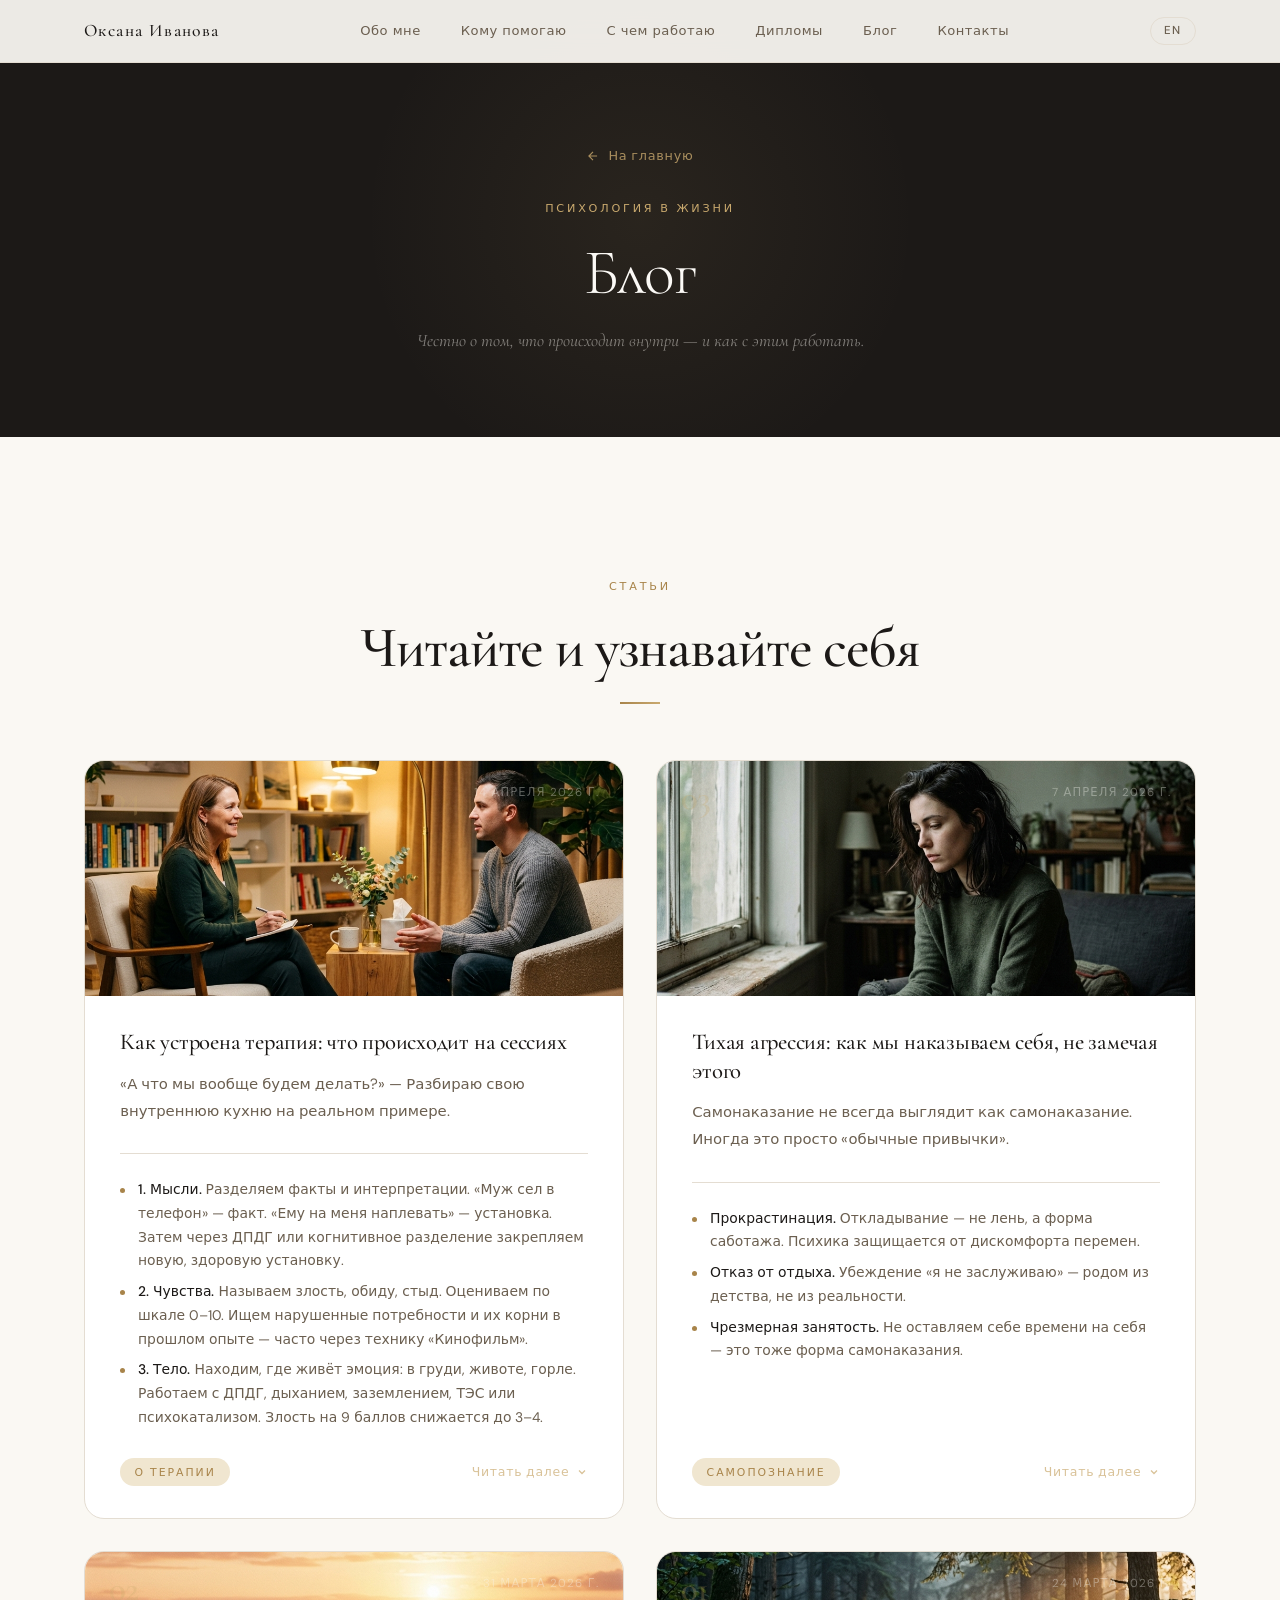
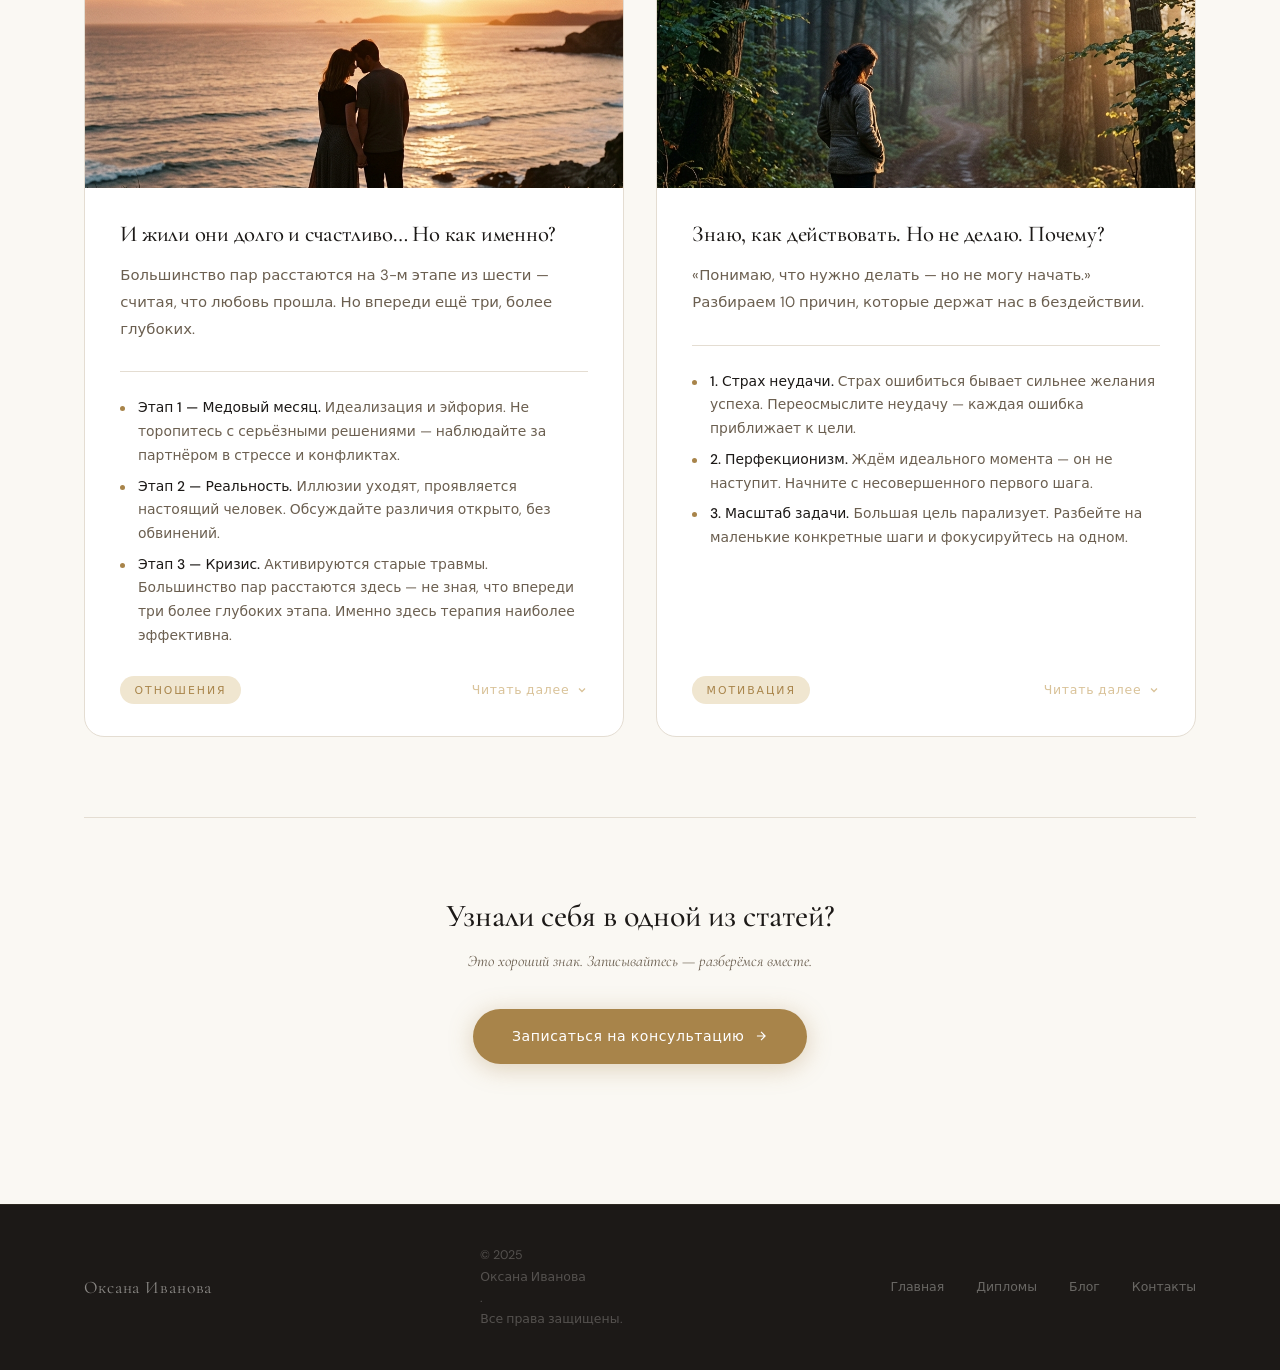
<file: blog.html>
<!DOCTYPE html>
<html lang="ru">
<head>
  <meta charset="UTF-8"/>
  <meta name="viewport" content="width=device-width,initial-scale=1.0"/>
  <title>Блог психолога | Статьи о психологии, тревоге и отношениях — Оксана Иванова</title>
  <meta name="description" content="Блог клинического и семейного психолога в СПб. Статьи о психологии, проработке тревоги, выгорания и выстраивании отношений. Автор: Оксана Иванова."/>
  <meta name="keywords" content="блог психолога, статьи по психологии, психология отношений, тревожность, семейный психолог спб блог, оксана иванова" />
  <link rel="icon" type="image/svg+xml" href="data:image/svg+xml,<svg xmlns='http://www.w3.org/2000/svg' viewBox='0 0 100 100'><text y='.9em' font-size='90'>✦</text></svg>"/>
  <link rel="preconnect" href="https://fonts.googleapis.com"/>
  <link rel="preconnect" href="https://fonts.gstatic.com" crossorigin/>
  <link href="https://fonts.googleapis.com/css2?family=Cormorant+Garamond:ital,wght@0,300;0,400;0,500;0,600;1,300;1,400;1,500&family=DM+Sans:wght@0,300;0,400;0,500&display=swap" rel="stylesheet"/>
  <link rel="stylesheet" href="styles.css"/>

  <!-- Structured Data / JSON-LD -->
  <script type="application/ld+json">
  {
    "@context": "https://schema.org",
    "@type": "MedicalBusiness",
    "name": "Оксана Иванова — Клинический психолог (Блог)",
    "image": "https://oxanaivanova.ru/assets/hero.webp",
    "url": "https://oxanaivanova.ru/blog.html",
    "telephone": "Telegram: @oksana_feya_krestnaya",
    "address": {
      "@type": "PostalAddress",
      "addressLocality": "Санкт-Петербург",
      "addressCountry": "RU"
    },
    "medicalSpecialty": "Psychiatric",
    "description": "Статьи о психологии, тревоге, отношениях и внутреннем росте от клинического психолога Оксаны Ивановой.",
    "sameAs": [
      "https://t.me/oksana_feya_krestnaya"
    ]
  }
  </script>

  <style>
    /* ── Page Hero ── */
    .page-hero{background:#1c1917;padding:9rem 0 5rem;text-align:center;position:relative;overflow:hidden}
    .page-hero::before{content:'';position:absolute;top:-80px;left:50%;transform:translateX(-50%);width:600px;height:600px;border-radius:50%;background:radial-gradient(circle,rgba(200,169,110,.08) 0%,transparent 65%);pointer-events:none}
    .page-hero .eyebrow{color:var(--gold-light)}
    .page-hero h1{font-family:var(--font-serif);font-size:clamp(2.6rem,5vw,4rem);font-weight:300;color:#fff;letter-spacing:-.02em;margin-bottom:1rem}
    .page-hero p{font-family:var(--font-serif);font-size:1.1rem;font-style:italic;color:rgba(250,248,243,.45);max-width:460px;margin:0 auto}
    .back-link{display:inline-flex;align-items:center;gap:.5rem;font-size:.8rem;letter-spacing:.06em;color:var(--gold-light);margin-bottom:2rem;opacity:.8;transition:opacity .3s}
    .back-link:hover{opacity:1}

    /* ── Blog Section ── */
    .blog-section{background:var(--bg);padding:var(--section-py) 0}

    /* ── Grid ── */
    .blog-grid{display:grid;grid-template-columns:repeat(2,1fr);gap:2rem;margin-top:3.5rem}

    /* ── Article Card ── */
    .article-card{background:var(--surface);border-radius:var(--radius-lg);border:1px solid var(--divider);overflow:hidden;display:flex;flex-direction:column;transition:transform .35s,box-shadow .35s}
    .article-card:hover{transform:translateY(-6px);box-shadow:var(--shadow-md)}

    /* ── Card Visual (image or gradient) ── */
    .card-visual{width:100%;aspect-ratio:16/7;position:relative;overflow:hidden;flex-shrink:0}
    .card-visual img{width:100%;height:100%;object-fit:cover;display:block;transition:transform .6s ease}
    .article-card:hover .card-visual img{transform:scale(1.04)}

    /* Gradient fallbacks */
    .card-visual.grad-gold{background:linear-gradient(135deg,#2a2015 0%,#3d2e10 40%,#c8a96e22 100%)}
    .card-visual.grad-sage{background:linear-gradient(135deg,#131e18 0%,#1e3028 40%,#5a9e7522 100%)}
    .card-visual.grad-rose{background:linear-gradient(135deg,#1e1318 0%,#2e1a22 40%,#c87a9e22 100%)}
    .card-visual.grad-slate{background:linear-gradient(135deg,#131520 0%,#1c2035 40%,#6e84c822 100%)}
    .card-visual.grad-indigo{background:linear-gradient(135deg,#14101e 0%,#1e1835 40%,#8a6ec822 100%)}

    /* Decorative SVG overlay on gradient cards */
    .card-visual-deco{position:absolute;inset:0;display:flex;align-items:center;justify-content:center;pointer-events:none}
    .card-visual-deco svg{opacity:.18;width:140px;height:140px}

    /* Article number overlay */
    .card-num{position:absolute;top:1.2rem;left:1.5rem;font-family:var(--font-serif);font-size:2.2rem;font-weight:600;color:rgba(200,169,110,.35);letter-spacing:-.02em;line-height:1}
    .card-date{position:absolute;top:1.35rem;right:1.5rem;font-family:var(--font-sans);font-size:.72rem;letter-spacing:.1em;color:rgba(250,248,243,.35);text-transform:uppercase}

    /* ── Card Body ── */
    .article-card-top{padding:2rem 2.2rem 0}
    .article-card h3{font-family:var(--font-serif);font-size:1.42rem;font-weight:500;line-height:1.25;color:var(--text);margin-bottom:.9rem;letter-spacing:-.01em}
    .article-card .excerpt{font-size:.93rem;color:var(--text-soft);line-height:1.8;margin-bottom:0}
    .article-card-divider{height:1px;background:var(--divider);margin:1.8rem 2.2rem 0}
    .article-body{padding:1.5rem 2.2rem 1.8rem;flex:1;display:flex;flex-direction:column;gap:.45rem}
    .article-point{display:flex;gap:.8rem;align-items:flex-start}
    .article-point-dot{width:5px;height:5px;border-radius:50%;background:var(--gold);flex-shrink:0;margin-top:.62rem}
    .article-point p{font-size:.87rem;color:var(--text-soft);line-height:1.7;margin:0}
    .article-point p strong{color:var(--text);font-weight:500}

    /* Show max 3 points by default, rest hidden */
    .article-body .article-point:nth-child(n+4){display:none}
    .article-body.expanded .article-point:nth-child(n+4){display:flex}

    /* ── Card Footer ── */
    .article-card-footer{padding:0 2.2rem 2rem;display:flex;align-items:center;justify-content:space-between;gap:1rem;margin-top:auto}
    .article-tag{display:inline-block;font-size:.68rem;font-weight:500;letter-spacing:.18em;text-transform:uppercase;color:var(--gold);background:var(--gold-pale);padding:.3rem .9rem;border-radius:100px}
    .btn-expand{background:none;border:none;cursor:pointer;font-family:var(--font-sans);font-size:.78rem;letter-spacing:.06em;color:var(--gold-light);opacity:.7;padding:0;transition:opacity .25s;display:flex;align-items:center;gap:.4rem}
    .btn-expand:hover{opacity:1}
    .btn-expand svg{transition:transform .3s}
    .btn-expand.expanded svg{transform:rotate(180deg)}

    /* ── CTA ── */
    .blog-cta{text-align:center;padding:5rem 0 0;margin-top:5rem;border-top:1px solid var(--divider)}
    .blog-cta h3{font-family:var(--font-serif);font-size:clamp(1.6rem,2.5vw,2.2rem);margin-bottom:.8rem}
    .blog-cta p{font-family:var(--font-serif);font-style:italic;color:var(--text-soft);margin-bottom:2rem}
    .btn-gold{display:inline-flex;align-items:center;gap:.6rem;background:var(--gold);color:#fff;padding:1rem 2.4rem;border-radius:var(--radius-pill);font-size:.88rem;letter-spacing:.04em;transition:all .35s;box-shadow:0 4px 24px rgba(168,132,74,.35);font-family:var(--font-sans)}
    .btn-gold:hover{background:var(--gold-light);transform:translateY(-3px);box-shadow:0 10px 36px rgba(168,132,74,.45)}

    /* ── Empty state ── */
    .blog-empty{text-align:center;padding:5rem 0;color:var(--text-soft);font-family:var(--font-serif);font-style:italic}

    /* ── Responsive ── */
    @media(max-width:900px){.blog-grid{grid-template-columns:1fr}}
    @media(max-width:600px){
      .container{padding:0 1.5rem}
      .page-hero{padding:7rem 0 3rem}
      .article-card-top,.article-body,.article-card-footer{padding-left:1.6rem;padding-right:1.6rem}
      .blog-grid{gap:1.5rem}
    }
  </style>
</head>
<body>

  <nav class="nav scrolled" id="nav">
    <div class="container nav-inner">
      <a href="index.html" class="nav-logo"><span class="ru">Оксана Иванова</span><span class="en">Oksana Ivanova</span></a>
      <ul class="nav-links">
        <li><a href="index.html#about"><span class="ru">Обо мне</span><span class="en">About</span></a></li>
        <li><a href="index.html#who"><span class="ru">Кому помогаю</span><span class="en">Who I Help</span></a></li>
        <li><a href="index.html#work"><span class="ru">С чем работаю</span><span class="en">What I Work With</span></a></li>
        <li><a href="certificates.html"><span class="ru">Дипломы</span><span class="en">Credentials</span></a></li>
        <li><a href="blog.html"><span class="ru">Блог</span><span class="en">Blog</span></a></li>
        <li><a href="index.html#contact"><span class="ru">Контакты</span><span class="en">Contact</span></a></li>
      </ul>
      <div class="nav-actions">
        <button class="lang-toggle" id="langToggle" aria-label="Toggle language"><span class="lang-ru">EN</span><span class="lang-en-label">RU</span></button>
        <button class="nav-toggle" id="navToggle" aria-label="Menu"><span></span><span></span><span></span></button>
      </div>
    </div>
  </nav>

  <div class="mobile-menu" id="mobileMenu">
    <button class="mobile-close" id="mobileClose">✕</button>
    <a href="index.html#about" class="mobile-link"><span class="ru">Обо мне</span><span class="en">About</span></a>
    <a href="index.html#who" class="mobile-link"><span class="ru">Кому помогаю</span><span class="en">Who I Help</span></a>
    <a href="index.html#work" class="mobile-link"><span class="ru">С чем работаю</span><span class="en">What I Work With</span></a>
    <a href="certificates.html" class="mobile-link"><span class="ru">Дипломы</span><span class="en">Credentials</span></a>
    <a href="blog.html" class="mobile-link"><span class="ru">Блог</span><span class="en">Blog</span></a>
    <a href="index.html#contact" class="mobile-link"><span class="ru">Контакты</span><span class="en">Contact</span></a>
    <button class="lang-toggle" id="langToggleMobile"><span class="lang-ru">EN</span><span class="lang-en-label">RU</span></button>
  </div>

  <section class="page-hero">
    <div class="container">
      <a href="index.html" class="back-link">
        <svg width="14" height="14" viewBox="0 0 24 24" fill="none" stroke="currentColor" stroke-width="2"><path d="M19 12H5M12 5l-7 7 7 7"/></svg>
        <span class="ru">На главную</span><span class="en">Back to Home</span>
      </a>
      <span class="eyebrow"><span class="ru">Психология в жизни</span><span class="en">Psychology in Life</span></span>
      <h1><span class="ru">Блог</span><span class="en">Blog</span></h1>
      <p><span class="ru">Честно о том, что происходит внутри — и как с этим работать.</span><span class="en">Honestly about what happens inside — and how to work with it.</span></p>
    </div>
  </section>

  <section class="blog-section">
    <div class="container">
      <div class="section-label reveal">
        <span class="eyebrow"><span class="ru">Статьи</span><span class="en">Articles</span></span>
        <h2 id="blogCount"><span class="ru">Читайте и узнавайте себя</span><span class="en">Read and Recognise Yourself</span></h2>
        <div class="divider" style="margin:1.4rem auto 0"></div>
      </div>

      <div class="blog-grid" id="blogGrid">
        <!-- JS renders cards here -->
      </div>

      <div class="blog-cta reveal">
        <h3><span class="ru">Узнали себя в одной из статей?</span><span class="en">Did you recognise yourself in one of these?</span></h3>
        <p><span class="ru">Это хороший знак. Записывайтесь — разберёмся вместе.</span><span class="en">That's a good sign. Book a session — we'll figure it out together.</span></p>
        <a href="index.html#contact" class="btn-gold">
          <span class="ru">Записаться на консультацию</span><span class="en">Book a Consultation</span>
          <svg width="14" height="14" viewBox="0 0 24 24" fill="none" stroke="currentColor" stroke-width="2"><path d="M5 12h14M12 5l7 7-7 7"/></svg>
        </a>
      </div>
    </div>
  </section>

  <footer class="footer">
    <div class="container footer-inner">
      <span class="footer-name"><span class="ru">Оксана Иванова</span><span class="en">Oksana Ivanova</span></span>
      <span class="footer-copy">© 2025 <span class="ru">Оксана Иванова</span><span class="en">Oksana Ivanova</span>. <span class="ru">Все права защищены.</span><span class="en">All rights reserved.</span></span>
      <div class="footer-links">
        <a href="index.html"><span class="ru">Главная</span><span class="en">Home</span></a>
        <a href="certificates.html"><span class="ru">Дипломы</span><span class="en">Credentials</span></a>
        <a href="blog.html"><span class="ru">Блог</span><span class="en">Blog</span></a>
        <a href="index.html#contact"><span class="ru">Контакты</span><span class="en">Contact</span></a>
      </div>
    </div>
  </footer>

  <!-- Article data index -->
  <script src="articles/data.js"></script>

  <script>
    "use strict";

    /* ── Language ── */
    const titles = {
      ru: 'Блог психолога | Статьи о психологии, тревоге и отношениях — Оксана Иванова',
      en: 'Psychology Blog | Articles on Anxiety & Relationships — Oksana Ivanova'
    };
    const metaDescs = {
      ru: 'Блог клинического и семейного психолога в СПб. Статьи о психологии, проработке тревоги, выгорания и выстраивании отношений. Автор: Оксана Иванова.',
      en: 'Blog by a clinical and family psychologist in SPb. Articles on psychology, anxiety, burnout, and building healthy relationships. By Oksana Ivanova.'
    };

    (function(){
      const s = localStorage.getItem('oksana-lang');
      const metaDescEl = document.querySelector('meta[name="description"]');
      if (s === 'en') {
        document.body.classList.add('lang-en');
        document.documentElement.lang = 'en';
        document.title = titles.en;
        if (metaDescEl) metaDescEl.content = metaDescs.en;
      } else {
        document.documentElement.lang = 'ru';
        document.title = titles.ru;
        if (metaDescEl) metaDescEl.content = metaDescs.ru;
      }
    })();
    function toggleLang(){
      const e = document.body.classList.toggle('lang-en');
      localStorage.setItem('oksana-lang', e ? 'en' : 'ru');
      document.documentElement.lang = e ? 'en' : 'ru';
      document.title = e ? titles.en : titles.ru;
      const metaDescEl = document.querySelector('meta[name="description"]');
      if (metaDescEl) metaDescEl.content = e ? metaDescs.en : metaDescs.ru;
    }
    const toggleD = document.getElementById('langToggle');
    if (toggleD) toggleD.addEventListener('click', toggleLang);
    const toggleM = document.getElementById('langToggleMobile');
    if (toggleM) toggleM.addEventListener('click', toggleLang);

    /* ── Mobile nav ── */
    const navToggle  = document.getElementById('navToggle');
    const mobileMenu = document.getElementById('mobileMenu');
    const mobileClose = document.getElementById('mobileClose');
    navToggle.addEventListener('click', () => {
      mobileMenu.classList.toggle('open');
      navToggle.classList.toggle('active');
      document.body.classList.toggle('menu-open');
    });
    mobileClose.addEventListener('click', () => {
      mobileMenu.classList.remove('open');
      navToggle.classList.remove('active');
      document.body.classList.remove('menu-open');
    });
    document.querySelectorAll('.mobile-link').forEach(l =>
      l.addEventListener('click', () => {
        mobileMenu.classList.remove('open');
        navToggle.classList.remove('active');
        document.body.classList.remove('menu-open');
      })
    );

    /* ── Helpers ── */
    function parseBold(text) {
      // Convert **bold** markdown to <strong>
      return text.replace(/\*\*(.+?)\*\*/g, '<strong>$1</strong>');
    }

    function formatDate(iso) {
      const d = new Date(iso + 'T00:00:00');
      return d.toLocaleDateString('ru-RU', { day:'numeric', month:'long', year:'numeric' });
    }

    function formatDateEn(iso) {
      const d = new Date(iso + 'T00:00:00');
      return d.toLocaleDateString('en-GB', { day:'numeric', month:'long', year:'numeric' });
    }

    /* Decorative SVG patterns per accent colour */
    const DECO_SVG = {
      gold: `<svg viewBox="0 0 100 100" fill="none" xmlns="http://www.w3.org/2000/svg">
        <circle cx="50" cy="50" r="38" stroke="#c8a96e" stroke-width="1"/>
        <circle cx="50" cy="50" r="26" stroke="#c8a96e" stroke-width=".6" stroke-dasharray="4 4"/>
        <path d="M50 12 L56 44 L88 50 L56 56 L50 88 L44 56 L12 50 L44 44 Z" stroke="#c8a96e" stroke-width=".8" fill="none"/>
      </svg>`,
      sage: `<svg viewBox="0 0 100 100" fill="none" xmlns="http://www.w3.org/2000/svg">
        <rect x="20" y="20" width="60" height="60" rx="8" stroke="#5a9e75" stroke-width="1"/>
        <rect x="33" y="33" width="34" height="34" rx="4" stroke="#5a9e75" stroke-width=".6" stroke-dasharray="3 3"/>
        <line x1="20" y1="50" x2="80" y2="50" stroke="#5a9e75" stroke-width=".5"/>
        <line x1="50" y1="20" x2="50" y2="80" stroke="#5a9e75" stroke-width=".5"/>
      </svg>`,
      rose: `<svg viewBox="0 0 100 100" fill="none" xmlns="http://www.w3.org/2000/svg">
        <path d="M50 15 C65 15 80 30 80 50 C80 70 65 85 50 85 C35 85 20 70 20 50 C20 30 35 15 50 15 Z" stroke="#c87a9e" stroke-width="1"/>
        <path d="M50 28 C60 28 72 38 72 50 C72 62 60 72 50 72 C40 72 28 62 28 50 C28 38 40 28 50 28 Z" stroke="#c87a9e" stroke-width=".6" stroke-dasharray="3 3"/>
        <circle cx="50" cy="50" r="8" stroke="#c87a9e" stroke-width=".8"/>
      </svg>`,
      slate: `<svg viewBox="0 0 100 100" fill="none" xmlns="http://www.w3.org/2000/svg">
        <polygon points="50,12 88,34 88,66 50,88 12,66 12,34" stroke="#6e84c8" stroke-width="1"/>
        <polygon points="50,28 74,42 74,58 50,72 26,58 26,42" stroke="#6e84c8" stroke-width=".6" stroke-dasharray="3 3"/>
        <circle cx="50" cy="50" r="6" stroke="#6e84c8" stroke-width=".8"/>
      </svg>`,
      indigo: `<svg viewBox="0 0 100 100" fill="none" xmlns="http://www.w3.org/2000/svg">
        <path d="M50 10 L90 90 L10 90 Z" stroke="#8a6ec8" stroke-width="1"/>
        <path d="M50 30 L76 76 L24 76 Z" stroke="#8a6ec8" stroke-width=".6" stroke-dasharray="3 3"/>
        <circle cx="50" cy="63" r="6" stroke="#8a6ec8" stroke-width=".8"/>
      </svg>`
    };

    /* ── Render articles ── */
    function renderArticles() {
      const grid = document.getElementById('blogGrid');

      if (typeof ARTICLES === 'undefined' || !ARTICLES || ARTICLES.length === 0) {
        grid.innerHTML = '<p class="blog-empty"><span class="ru">Статьи скоро появятся.</span><span class="en">Articles coming soon.</span></p>';
        return;
      }

      // Sort newest first (by id descending)
      const sorted = [...ARTICLES].sort((a, b) => Number(b.id) - Number(a.id));

      sorted.forEach((art, idx) => {
        const delay = ['reveal-d1','reveal-d2','reveal-d3','reveal-d4'][idx % 4];
        const imgPath = art.image ? `articles/images/${art.image}` : null;
        const accent  = art.accent || 'gold';

        /* Visual area */
        let visualHTML;
        if (imgPath) {
          visualHTML = `
            <div class="card-visual" id="vis-${art.id}">
              <span class="card-num">${String(art.id).padStart(2,'0')}</span>
              <span class="card-date">
                <span class="ru">${formatDate(art.date)}</span>
                <span class="en">${formatDateEn(art.date)}</span>
              </span>
              <img src="${imgPath}" alt="" loading="lazy"
                   onerror="this.closest('.card-visual').classList.add('grad-${accent}');this.style.display='none';document.getElementById('deco-${art.id}').style.display='flex'"/>
            </div>`;
        } else {
          visualHTML = `
            <div class="card-visual grad-${accent}" id="vis-${art.id}">
              <span class="card-num">${String(art.id).padStart(2,'0')}</span>
              <span class="card-date">
                <span class="ru">${formatDate(art.date)}</span>
                <span class="en">${formatDateEn(art.date)}</span>
              </span>
              <div class="card-visual-deco" id="deco-${art.id}">${DECO_SVG[accent] || DECO_SVG.gold}</div>
            </div>`;
        }

        /* Points — show all, CSS hides n>3 initially */
        const pointsHTML = art.points.map(pt => `
          <div class="article-point">
            <div class="article-point-dot"></div>
            <p>
              <span class="ru">${parseBold(pt.ru)}</span>
              <span class="en">${parseBold(pt.en)}</span>
            </p>
          </div>`).join('');

        const hasMore = art.points.length > 3;
        const expandBtn = hasMore ? `
          <button class="btn-expand" id="expand-${art.id}" aria-label="Show all points" onclick="toggleExpand('${art.id}')">
            <span class="ru">Читать далее</span><span class="en">Read more</span>
            <svg width="12" height="12" viewBox="0 0 24 24" fill="none" stroke="currentColor" stroke-width="2.5"><path d="M6 9l6 6 6-6"/></svg>
          </button>` : '';

        const card = document.createElement('div');
        card.className = `article-card reveal ${delay}`;
        card.innerHTML = `
          ${visualHTML}
          <div class="article-card-top">
            <h3>
              <span class="ru">${art.title.ru}</span>
              <span class="en">${art.title.en}</span>
            </h3>
            <p class="excerpt">
              <span class="ru">${art.excerpt.ru}</span>
              <span class="en">${art.excerpt.en}</span>
            </p>
          </div>
          <div class="article-card-divider"></div>
          <div class="article-body" id="body-${art.id}">
            ${pointsHTML}
          </div>
          <div class="article-card-footer">
            <span class="article-tag">
              <span class="ru">${art.tag.ru}</span>
              <span class="en">${art.tag.en}</span>
            </span>
            ${expandBtn}
          </div>`;

        grid.appendChild(card);
      });

      /* Re-init reveal observer */
      const obs = new IntersectionObserver(entries => entries.forEach(e => {
        if (e.isIntersecting) { e.target.classList.add('visible'); obs.unobserve(e.target); }
      }), { threshold: .08 });
      document.querySelectorAll('.reveal').forEach(el => obs.observe(el));
    }

    function toggleExpand(id) {
      const body = document.getElementById('body-' + id);
      const btn  = document.getElementById('expand-' + id);
      const isOpen = body.classList.toggle('expanded');
      btn.classList.toggle('expanded', isOpen);
      const ruEl = btn.querySelector('.ru');
      const enEl = btn.querySelector('.en');
      if (ruEl) ruEl.textContent = isOpen ? 'Свернуть' : 'Читать далее';
      if (enEl) enEl.textContent = isOpen ? 'Collapse'  : 'Read more';
    }

    renderArticles();
  </script>
</body>
</html>
</file>
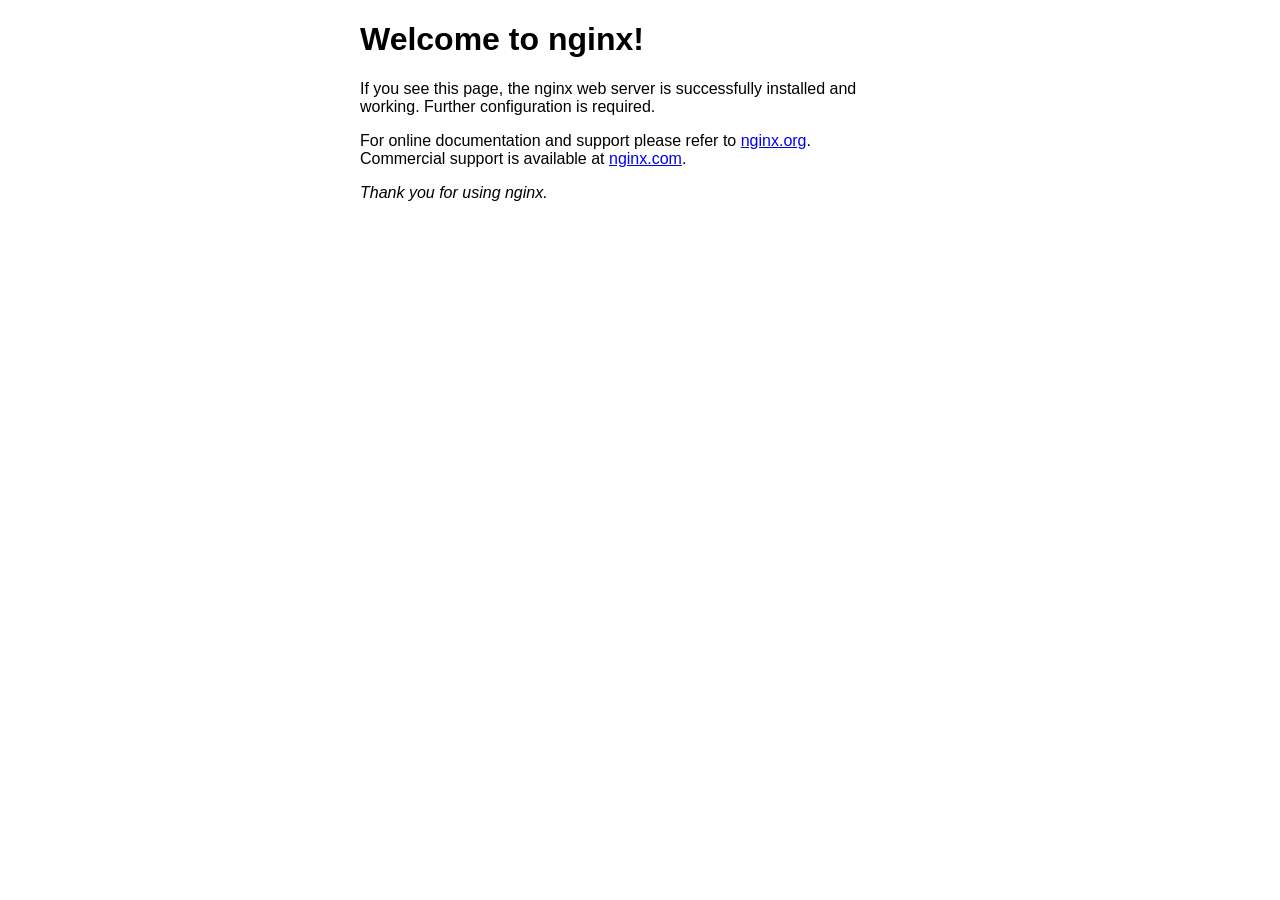
<file: test-nginx.html>
<!DOCTYPE html>
<html>
<head>
<title>Welcome to nginx!</title>
<style>
html { color-scheme: light dark; }
body { width: 35em; margin: 0 auto;
font-family: Tahoma, Verdana, Arial, sans-serif; }
</style>
</head>
<body>
<h1>Welcome to nginx!</h1>
<p>If you see this page, the nginx web server is successfully installed and
working. Further configuration is required.</p>

<p>For online documentation and support please refer to
<a href="http://nginx.org/">nginx.org</a>.<br/>
Commercial support is available at
<a href="http://nginx.com/">nginx.com</a>.</p>

<p><em>Thank you for using nginx.</em></p>
</body>
</html>
</file>
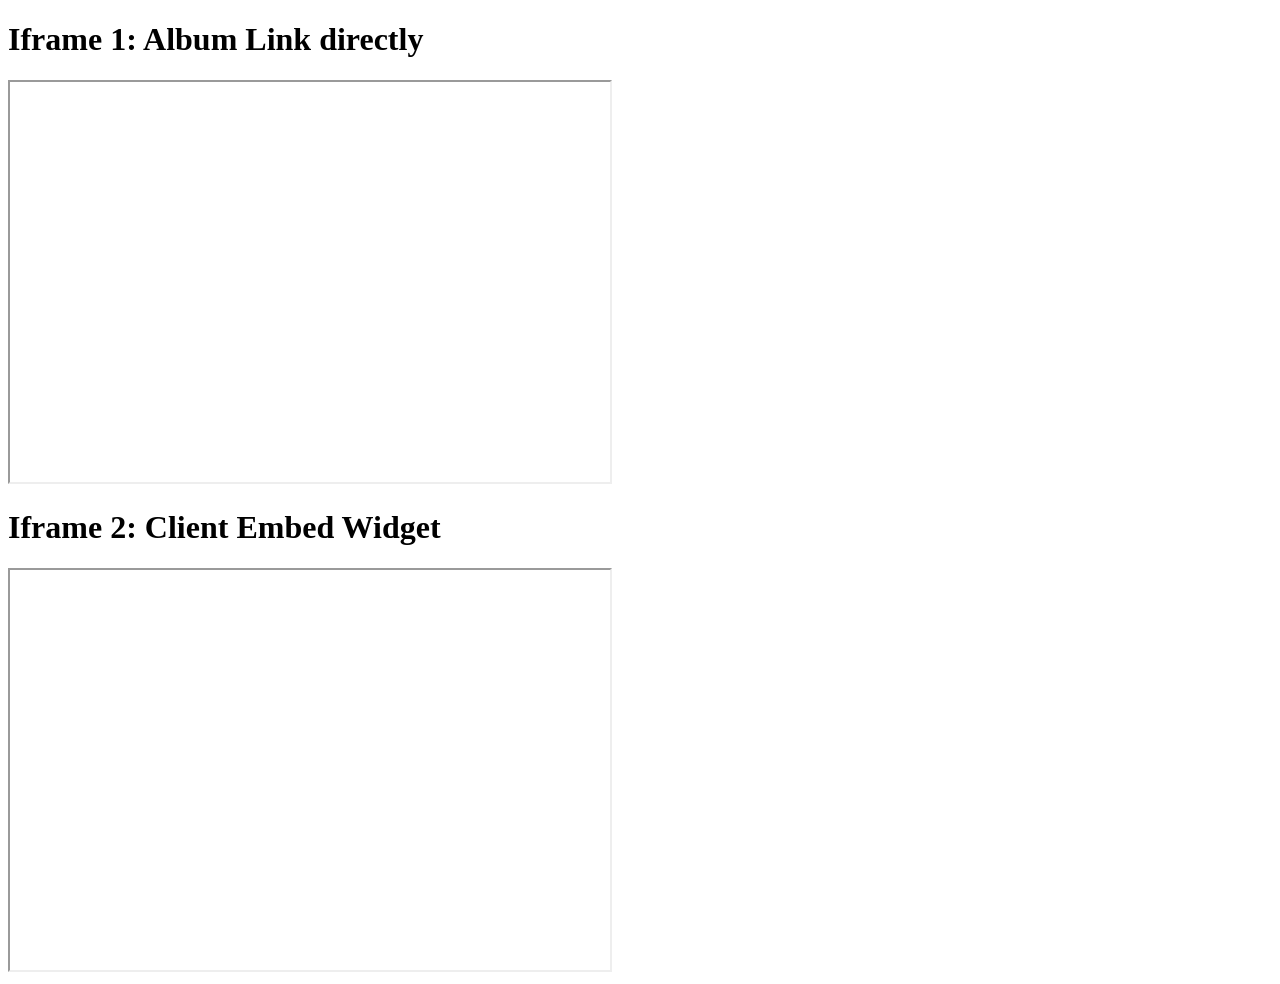
<file: yandex_test.html>
<!DOCTYPE html>
<html>
<head>
    <title>Yandex Disk Embed Test</title>
</head>
<body>
    <h1>Iframe 1: Album Link directly</h1>
    <iframe src="https://disk.yandex.ru/a/1i7IUyL1_vW6lg/69f34d19858cb021bf3effd6" width="600" height="400"></iframe>
    
    <h1>Iframe 2: Client Embed Widget</h1>
    <iframe src="https://disk.yandex.ru/client/albums/1i7IUyL1_vW6lg?display=normal&cover=1" width="600" height="400"></iframe>

</body>
</html>
</file>
<file: styles.css>
/* ============================================================
       CUSTOM PROPERTIES
    ============================================================ */
    :root {
      --bg:          #faf8f3;
      --surface:     #ffffff;
      --surface-alt: #f2ede4;
      --surface-dark:#1c1917;
      --gold:        #a8844a;
      --gold-light:  #c9a96e;
      --gold-pale:   #f0e6d0;
      --gold-dark:   #7a5f30;
      --text:        #1c1917;
      --text-soft:   #6b5f50;
      --text-faint:  #a89880;
      --text-inv:    #faf8f3;
      --divider:     #e4ddd2;
      --divider-dark:#2d2820;
      --shadow-xs:   0 1px 4px rgba(0,0,0,0.05);
      --shadow-sm:   0 4px 20px rgba(0,0,0,0.07);
      --shadow-md:   0 12px 40px rgba(0,0,0,0.10);
      --shadow-lg:   0 24px 60px rgba(0,0,0,0.14);
      --shadow-xl:   0 40px 80px rgba(0,0,0,0.18);
      --radius:      12px;
      --radius-lg:   20px;
      --radius-pill: 100px;
      --font-serif:  'Cormorant Garamond', Georgia, serif;
      --font-sans:   'DM Sans', system-ui, sans-serif;
      --max-w:       1240px;
      --section-py:  140px;
    }

    /* ============================================================
       RESET & BASE
    ============================================================ */
    *, *::before, *::after { box-sizing: border-box; margin: 0; padding: 0; }
    html { scroll-behavior: smooth; font-size: 16px; }
    html, body { 
      overflow-x: hidden;
      width: 100%;
    }
    body {
      font-family: var(--font-sans);
      background: var(--bg);
      color: var(--text);
      line-height: 1.7;
      -webkit-font-smoothing: antialiased;
    }
    ::selection { background: var(--gold-pale); color: var(--text); }
    img { display: block; max-width: 100%; }
    a { color: inherit; text-decoration: none; }
    button { cursor: pointer; font-family: inherit; border: none; background: none; }
    ::-webkit-scrollbar { width: 5px; }
    ::-webkit-scrollbar-track { background: var(--bg); }
    ::-webkit-scrollbar-thumb { background: var(--divider); border-radius: 3px; }
    ::-webkit-scrollbar-thumb:hover { background: var(--gold); }

    /* ============================================================
       TYPOGRAPHY
    ============================================================ */
    .eyebrow {
      font-family: var(--font-sans);
      font-size: 0.7rem;
      font-weight: 500;
      letter-spacing: 0.25em;
      text-transform: uppercase;
      color: var(--gold);
      margin-bottom: 1.2rem;
      display: block;
    }
    h1, h2, h3, h4 {
      font-family: var(--font-serif);
      font-weight: 500;
      line-height: 1.12;
      color: var(--text);
    }
    h1 { font-size: clamp(4rem, 9vw, 8rem); font-weight: 300; letter-spacing: -0.02em; }
    h2 { font-size: clamp(2.5rem, 4.5vw, 4rem); letter-spacing: -0.02em; }
    h3 { font-size: clamp(1.4rem, 2.2vw, 1.9rem); font-weight: 500; }
    h4 { font-size: 1.05rem; font-weight: 500; }
    .lead {
      font-family: var(--font-serif);
      font-size: clamp(1.15rem, 2vw, 1.4rem);
      font-weight: 300;
      color: var(--text-soft);
      line-height: 1.65;
    }
    p { color: var(--text-soft); font-size: 1rem; line-height: 1.85; }

    /* Language variants */
    .ru { display: block; }
    .en { display: none; }
    body.lang-en .ru { display: none; }
    body.lang-en .en { display: block; }

    /* ============================================================
       LAYOUT
    ============================================================ */
    .container {
      width: 100%;
      max-width: var(--max-w);
      margin: 0 auto;
      padding: 0 4rem;
    }
    .section { padding: var(--section-py) 0; }
    .divider {
      width: 40px;
      height: 1.5px;
      background: linear-gradient(90deg, var(--gold), var(--gold-light));
      margin: 2rem 0 2.4rem;
    }
    .section-label {
      text-align: center;
      max-width: 600px;
      margin: 0 auto 2rem;
    }
    .section-label .divider { margin: 1.6rem auto 2rem; }

    /* ============================================================
       ANIMATIONS
    ============================================================ */
    .reveal {
      opacity: 0;
      transform: translateY(28px);
      transition: opacity 0.75s cubic-bezier(0.22, 1, 0.36, 1),
                  transform 0.75s cubic-bezier(0.22, 1, 0.36, 1);
    }
    .reveal.visible { opacity: 1; transform: translateY(0); }
    .reveal-d1 { transition-delay: 0.08s; }
    .reveal-d2 { transition-delay: 0.16s; }
    .reveal-d3 { transition-delay: 0.24s; }
    .reveal-d4 { transition-delay: 0.32s; }
    .reveal-d5 { transition-delay: 0.40s; }
    .reveal-d6 { transition-delay: 0.48s; }

    @keyframes fadeIn { from { opacity: 0; } to { opacity: 1; } }
    @keyframes slideUp { from { opacity: 0; transform: translateY(30px); } to { opacity: 1; transform: translateY(0); } }
    @keyframes scaleIn { from { opacity: 0; transform: scale(0.97); } to { opacity: 1; transform: scale(1); } }
    @keyframes lineGrow { from { width: 0; } to { width: 40px; } }

    /* ============================================================
       NAVIGATION
    ============================================================ */
    .nav {
      position: fixed;
      top: 0; left: 0; right: 0;
      z-index: 1000;
      padding: 1.6rem 0;
      transition: background 0.4s ease, box-shadow 0.4s ease, padding 0.4s ease;
    }
    .nav.scrolled {
      background: rgba(250, 248, 243, 0.94);
      backdrop-filter: blur(24px);
      -webkit-backdrop-filter: blur(24px);
      box-shadow: 0 1px 0 var(--divider);
      padding: 1rem 0;
    }
    .nav-inner {
      display: flex;
      align-items: center;
      justify-content: space-between;
    }
    .nav-logo {
      font-family: var(--font-serif);
      font-size: 1.1rem;
      font-weight: 500;
      letter-spacing: 0.08em;
      color: var(--text);
      transition: color 0.3s;
    }
    .nav-logo:hover { color: var(--gold); }
    .nav-links {
      display: flex;
      gap: 2.5rem;
      list-style: none;
      align-items: center;
    }
    .nav-links a {
      font-size: 0.82rem;
      font-weight: 400;
      color: rgba(255,255,255,0.75);
      letter-spacing: 0.04em;
      position: relative;
      padding-bottom: 2px;
      transition: color 0.4s;
    }
    .nav-links a::after {
      content: '';
      position: absolute;
      bottom: -2px; left: 0;
      width: 0; height: 1px;
      background: var(--gold);
      transition: width 0.3s ease;
    }
    .nav-links a:hover { color: #fff; }
    .nav-links a:hover::after { width: 100%; }
    .nav.scrolled .nav-links a { color: var(--text-soft); }
    .nav.scrolled .nav-links a:hover { color: var(--gold); }
    .nav-logo { color: rgba(255,255,255,0.9); transition: color 0.4s; }
    .nav.scrolled .nav-logo { color: var(--text); }
    .nav-toggle span { background: rgba(255,255,255,0.9); transition: background 0.4s; }
    .nav.scrolled .nav-toggle span { background: var(--text); }
    .nav .lang-toggle { border-color: rgba(255,255,255,0.25); color: rgba(255,255,255,0.65); transition: border-color 0.4s, color 0.4s, background 0.4s; }
    .nav.scrolled .lang-toggle { border-color: var(--divider); color: var(--text-soft); }
    .nav-actions { display: flex; align-items: center; gap: 1rem; }
    .lang-toggle {
      display: flex;
      align-items: center;
      padding: 0.35rem 0.85rem;
      border: 1px solid var(--divider);
      border-radius: var(--radius-pill);
      font-size: 0.72rem;
      font-weight: 500;
      letter-spacing: 0.1em;
      color: var(--text-soft);
      transition: all 0.3s ease;
      cursor: pointer;
      background: transparent;
    }
    .lang-toggle:hover { border-color: var(--gold); color: var(--gold); }
    .lang-toggle .lang-en-label { display: none; }
    body.lang-en .lang-toggle .lang-ru { display: none; }
    body.lang-en .lang-toggle .lang-en-label { display: block; }
    .nav-toggle {
      display: none;
      flex-direction: column;
      gap: 5px;
      padding: 4px;
    }
    .nav-toggle span {
      display: block;
      width: 22px; height: 1.5px;
      background: var(--text);
      transition: all 0.3s;
      border-radius: 1px;
    }
    @media (max-width: 768px) {
      .nav-links { display: none; }
      .nav .lang-toggle { display: none; }
      .nav-toggle { display: flex; }
    }

    /* ============================================================
       MOBILE MENU
    ============================================================ */
    .mobile-menu {
      display: none;
      position: fixed;
      inset: 0;
      background: var(--bg);
      z-index: 999;
      flex-direction: column;
      align-items: center;
      justify-content: center;
      gap: 2.2rem;
      opacity: 0;
      pointer-events: none;
      transition: opacity 0.35s ease;
    }
    .mobile-menu.open { opacity: 1; pointer-events: all; }
    body.menu-open { overflow: hidden; }
    .nav-toggle.active span:nth-child(1) { transform: translateY(6.5px) rotate(45deg); }
    .nav-toggle.active span:nth-child(2) { opacity: 0; }
    .nav-toggle.active span:nth-child(3) { transform: translateY(-6.5px) rotate(-45deg); }
    .mobile-menu a {
      font-family: var(--font-serif);
      font-size: 2.2rem;
      font-weight: 400;
      color: var(--text);
      transition: color 0.3s;
    }
    .mobile-menu a:hover { color: var(--gold); }
    .mobile-close {
      position: absolute;
      top: 1.6rem; right: 2rem;
      font-size: 1.4rem;
      color: var(--text);
      cursor: pointer;
    }
    @media (max-width: 768px) {
      .mobile-menu { display: flex; }
    }

    /* ============================================================
       HERO — Split screen desktop, stacked mobile
    ============================================================ */
    .hero {
      position: relative;
      min-height: 100svh;
      max-height: 1080px;
      display: grid;
      grid-template-columns: 1fr 1fr;
      overflow: hidden;
    }
    /* Left — portrait photo panel */
    .hero-photo-panel {
      position: relative;
      overflow: hidden;
      background: #1c1917;
    }
    /* Subtle gradient overlay on image for composition balance */
    .hero-photo-panel::after {
      content: '';
      position: absolute;
      inset: 0;
      background: linear-gradient(
        to right,
        rgba(28, 25, 23, 0.25) 0%,
        rgba(28, 25, 23, 0.08) 40%,
        transparent 70%
      );
      pointer-events: none;
    }
    .hero-photo-panel img {
      width: 100%;
      height: 100%;
      object-fit: cover;
      object-position: center 12%;
      transform: scale(1.03);
      animation: heroReveal 2s cubic-bezier(0.22, 1, 0.36, 1) forwards;
      display: block;
    }
    @keyframes heroReveal { to { transform: scale(1); } }
    /* Right — dark content panel */
    .hero-content-panel {
      background: #1c1917;
      display: flex;
      flex-direction: column;
      justify-content: center;
      padding: 7rem 6rem 7rem 5.5rem;
      position: relative;
      overflow: hidden;
    }
    .hero-content-panel::before {
      content: '';
      position: absolute;
      top: -100px; right: -100px;
      width: 400px; height: 400px;
      border-radius: 50%;
      background: radial-gradient(circle, rgba(200,169,110,0.07) 0%, transparent 65%);
      pointer-events: none;
    }
    .hero-content {
      position: relative;
      z-index: 2;
      max-width: 480px;
    }
    .hero-eyebrow {
      font-family: var(--font-sans);
      font-size: 0.68rem;
      font-weight: 500;
      letter-spacing: 0.3em;
      text-transform: uppercase;
      color: var(--gold-light);
      margin-bottom: 2rem;
      display: block;
      animation: slideUp 1s 0.4s cubic-bezier(0.22, 1, 0.36, 1) both;
    }
    .hero h1 {
      color: #fff;
      font-weight: 300;
      line-height: 0.92;
      margin-bottom: 2rem;
      letter-spacing: -0.03em;
      animation: slideUp 1s 0.6s cubic-bezier(0.22, 1, 0.36, 1) both;
    }
    .hero-name-line { display: block; }
    .hero-name-surname {
      font-style: italic;
      font-weight: 300;
      color: rgba(255,255,255,0.82);
    }
    .hero-tagline {
      font-family: var(--font-serif);
      font-size: 1.3rem;
      font-weight: 300;
      font-style: italic;
      color: rgba(250, 248, 243, 1);
      line-height: 1.7;
      margin-bottom: 1.2rem;
      animation: slideUp 1s 0.8s cubic-bezier(0.22, 1, 0.36, 1) both;
    }
    .hero-support {
      font-size: 1rem;
      color: rgba(250, 248, 243, 1);
      line-height: 1.65;
      margin-bottom: 1.2rem;
      max-width: 420px;
      animation: slideUp 1s 0.9s cubic-bezier(0.22, 1, 0.36, 1) both;
    }
    .hero-divider {
      width: 36px;
      height: 1px;
      background: var(--gold);
      margin-bottom: 2rem;
      opacity: 0.6;
      animation: slideUp 1s 0.7s cubic-bezier(0.22, 1, 0.36, 1) both;
    }
    .hero-cta {
      display: inline-flex;
      align-items: center;
      gap: 0.7rem;
      background: var(--gold);
      color: #fff;
      padding: 1rem 2.4rem;
      border-radius: var(--radius-pill);
      font-size: 0.88rem;
      font-weight: 400;
      letter-spacing: 0.04em;
      transition: all 0.35s ease;
      animation: slideUp 1s 1s cubic-bezier(0.22, 1, 0.36, 1) both;
      box-shadow: 0 4px 24px rgba(168, 132, 74, 0.35);
    }
    .hero-cta:hover {
      background: var(--gold-light);
      transform: translateY(-3px);
      box-shadow: 0 10px 36px rgba(168, 132, 74, 0.45);
    }
    .hero-cta svg { transition: transform 0.3s; }
    .hero-cta:hover svg { transform: translateX(4px); }
    .hero-reassurance {
      margin-top: 1.4rem;
      display: flex;
      flex-direction: column;
      gap: 0.5rem;
    }
    .hero-reassurance-item {
      display: flex;
      align-items: center;
      gap: 0.6rem;
      font-size: 0.85rem;
      color: rgba(250, 248, 243, 1);
    }
    .hero-reassurance-item svg {
      width: 12px; height: 12px;
      stroke: var(--gold-light);
      fill: none;
      stroke-width: 2;
      flex-shrink: 0;
    }
    .hero-scroll {
      position: absolute;
      bottom: 2.5rem; left: 50%;
      transform: translateX(-50%);
      z-index: 2;
      display: flex;
      flex-direction: column;
      align-items: center;
      gap: 0.6rem;
      animation: fadeIn 1.2s 1.4s ease both;
    }
    .hero-scroll span {
      font-size: 0.62rem;
      letter-spacing: 0.22em;
      text-transform: uppercase;
      color: rgba(250, 248, 243, 0.6);
    }
    .hero-scroll-line {
      width: 1px; height: 44px;
      background: linear-gradient(to bottom, rgba(201,169,110,0.5), transparent);
      animation: scrollPulse 2.5s ease infinite;
    }
    @keyframes scrollPulse {
      0%, 100% { opacity: 1; transform: scaleY(1); }
      50% { opacity: 0.3; transform: scaleY(0.5); }
    }
    /* Mobile hero — full-bleed stacked */
    @media (max-width: 900px) {
      .hero {
        grid-template-columns: 1fr;
        min-height: 100svh;
      }
      .hero-photo-panel {
        height: 55vh;
        position: relative;
      }
      .hero-photo-panel::after {
        content: '';
        position: absolute;
        inset: 0;
        background: linear-gradient(to bottom, transparent 30%, #1c1917 100%);
      }
      .hero-content-panel {
        padding: 2.5rem 1.8rem 4rem;
        background: #1c1917;
        margin-top: -2px;
        position: relative;
        z-index: 2;
      }
      .hero-content { max-width: 100%; }
      .hero-scroll { display: none; }
    }

    /* ============================================================
       ABOUT
    ============================================================ */
    .about { background: var(--bg); }
    .about-inner {
      display: grid;
      grid-template-columns: 1.1fr 1fr;
      gap: 6rem;
      align-items: center;
    }
    .about-text-col {}
    .about-text-col .eyebrow { margin-bottom: 1.6rem; }
    .about-text-col h2 {
      font-size: clamp(2.8rem, 4vw, 4.5rem);
      margin-bottom: 1.2rem;
      letter-spacing: -0.03em;
    }
    .about-text-col .lead {
      font-size: 1.3rem;
      margin-bottom: 2.4rem;
    }
    .about-text-col p {
      font-size: 1.02rem;
      line-height: 1.95;
      max-width: 580px;
      margin-bottom: 1.2rem;
    }
    .about-stats {
      display: flex;
      gap: 4rem;
      margin-top: 3.5rem;
      padding-top: 3rem;
      border-top: 1px solid var(--divider);
    }
    .about-stat-num {
      font-family: var(--font-serif);
      font-size: 3.2rem;
      font-weight: 600;
      color: var(--gold);
      line-height: 1;
      white-space: nowrap;
    }
    .about-stat-label {
      font-size: 0.78rem;
      color: var(--text-faint);
      margin-top: 0.4rem;
      line-height: 1.5;
    }
    .about-photo-col {
      position: relative;
    }
    .about-photo-main {
      border-radius: var(--radius-lg);
      overflow: hidden;
      box-shadow: var(--shadow-xl);
    }
    .about-photo-main img {
      width: 100%;
      aspect-ratio: 3/4;
      object-fit: cover;
      object-position: center top;
    }
    /* ============================================================
       BOOKING MODAL
    ============================================================ */
    .modal-overlay {
      display: none;
      position: fixed;
      inset: 0;
      z-index: 9999;
      background: rgba(0, 0, 0, 0.6);
      backdrop-filter: blur(8px);
      -webkit-backdrop-filter: blur(8px);
      align-items: center;
      justify-content: center;
      padding: 1.5rem;
      animation: modalOverlayIn 0.3s ease;
    }
    .modal-overlay.open { display: flex; }
    @keyframes modalOverlayIn { from { opacity: 0; } to { opacity: 1; } }

    .modal {
      background: var(--surface);
      border-radius: 16px;
      padding: 2.5rem;
      width: 100%;
      max-width: 500px;
      position: relative;
      box-shadow: 0 40px 80px rgba(0, 0, 0, 0.25), 0 0 0 1px rgba(255,255,255,0.05);
      animation: modalIn 0.4s cubic-bezier(0.22, 1, 0.36, 1);
    }
    @keyframes modalIn { from { opacity: 0; transform: scale(0.95) translateY(12px); } to { opacity: 1; transform: scale(1) translateY(0); } }

    .modal-close {
      position: absolute;
      top: 1.2rem; right: 1.2rem;
      width: 36px; height: 36px;
      border-radius: 50%;
      background: var(--surface-alt);
      display: flex;
      align-items: center;
      justify-content: center;
      font-size: 1rem;
      color: var(--text-soft);
      transition: background 0.25s, color 0.25s;
      cursor: pointer;
    }
    .modal-close:hover { background: var(--divider); color: var(--text); }

    .modal-eyebrow {
      font-family: var(--font-sans);
      font-size: 0.68rem;
      font-weight: 500;
      letter-spacing: 0.22em;
      text-transform: uppercase;
      color: var(--gold);
      margin-bottom: 0.9rem;
      display: block;
    }
    .modal h3 {
      font-family: var(--font-serif);
      font-size: 2rem;
      font-weight: 500;
      color: var(--text);
      margin-bottom: 0.5rem;
      letter-spacing: -0.01em;
    }
    .modal-lead {
      font-size: 0.95rem;
      color: var(--text-soft);
      margin-bottom: 1.8rem;
      line-height: 1.6;
    }
    .modal-form { display: flex; flex-direction: column; gap: 1rem; }
    .modal-form .form-row { display: grid; grid-template-columns: 1fr 1fr; gap: 1rem; }
    .modal-form .form-group { display: flex; flex-direction: column; gap: 0.35rem; }
    .modal-form label {
      font-size: 0.7rem;
      text-transform: uppercase;
      letter-spacing: 0.12em;
      color: var(--text-faint);
      font-weight: 500;
    }
    .modal-form input,
    .modal-form textarea,
    .modal-form select {
      border: 1px solid var(--divider);
      border-radius: 10px;
      padding: 0.85rem 1rem;
      font-family: var(--font-sans);
      font-size: 0.95rem;
      color: var(--text);
      background: var(--surface-alt);
      transition: border-color 0.25s, box-shadow 0.25s;
      outline: none;
    }
    .modal-form input::placeholder,
    .modal-form textarea::placeholder { color: var(--text-faint); }
    .modal-form select { appearance: none; color: var(--text); background: var(--surface-alt); }
    .modal-form select option { color: var(--text); background: var(--surface); }
    .modal-form input:focus,
    .modal-form textarea:focus,
    .modal-form select:focus {
      border-color: var(--gold-light);
      box-shadow: 0 0 0 3px rgba(168, 132, 74, 0.12);
    }
    .modal-form textarea { resize: vertical; min-height: 90px; }
    .modal-submit {
      background: var(--gold);
      color: #fff;
      padding: 1rem 2.5rem;
      border-radius: 100px;
      font-size: 0.88rem;
      font-weight: 400;
      letter-spacing: 0.04em;
      transition: all 0.3s ease;
      box-shadow: 0 4px 24px rgba(168, 132, 74, 0.3);
      margin-top: 0.25rem;
    }
    .modal-submit:hover {
      background: var(--gold-light);
      transform: translateY(-2px);
      box-shadow: 0 8px 32px rgba(168, 132, 74, 0.4);
    }
    .modal-note {
      margin-top: 0.75rem;
      font-size: 0.72rem;
      color: var(--text-faint);
      text-align: center;
      line-height: 1.5;
    }
    @media (max-width: 480px) {
      .modal { padding: 1.8rem 1.5rem; }
      .modal-form .form-row { grid-template-columns: 1fr; }
    }

    /* ============================================================
       ATMOSPHERE — Editorial composition: 1 large + 2 small
    ============================================================ */
    .gallery { background: var(--surface-dark); padding: var(--section-py) 0; }
    .gallery .eyebrow { color: var(--gold-light); }
    .gallery h2 { color: var(--text-inv); }
    .gallery .lead { color: rgba(250,248,243,1); }
    .gallery .divider { background: linear-gradient(90deg, var(--gold-light), var(--gold)); }

    /* Single full-width editorial image */
    .gallery-image {
      border-radius: var(--radius-lg);
      overflow: hidden;
      margin-top: 0;
      box-shadow: var(--shadow-xl);
      position: relative;
    }
    /* Subtle gradient overlay for depth */
    .gallery-image::after {
      content: '';
      position: absolute;
      inset: 0;
      background: linear-gradient(
        to bottom,
        rgba(28, 25, 23, 0.08) 0%,
        transparent 30%,
        transparent 70%,
        rgba(28, 25, 23, 0.05) 100%
      );
      pointer-events: none;
    }
    .gallery-image img {
      width: 100%;
      height: auto;
      object-fit: cover;
      object-position: center 18%;
      display: block;
    }
    .gallery-caption {
      margin-top: 0.75rem;
      font-family: var(--font-serif);
      font-size: 0.875rem;
      font-style: italic;
      color: rgba(250,248,243,0.9);
      text-align: center;
      line-height: 1.65;
    }
    @media (max-width: 768px) {
      .gallery-image { margin-top: 0; }
      .gallery-image img { height: auto; }
      .gallery-caption { margin-top: 0.6rem; }
    }

    /* ============================================================
       WHO I HELP
    ============================================================ */
    .who-help { background: var(--surface-alt); }
    .cards-grid {
      display: grid;
      grid-template-columns: repeat(3, 1fr);
      gap: 1.5rem;
    }
    .card {
      background: var(--surface);
      border-radius: var(--radius-lg);
      padding: 2.8rem 2.8rem;
      box-shadow: var(--shadow-xs);
      border: 1px solid rgba(0,0,0,0.03);
      transition: transform 0.35s ease, box-shadow 0.35s ease, border-color 0.35s;
    }
    .card:hover {
      transform: translateY(-4px);
      box-shadow: var(--shadow-sm);
      border-color: var(--gold-pale);
    }
    .card-num {
      font-family: var(--font-serif);
      font-size: 1rem;
      font-weight: 700;
      color: var(--gold);
      letter-spacing: 0.08em;
      margin-bottom: 1.6rem;
      display: block;
      opacity: 0.75;
    }
    .card h4 { margin-bottom: 0.8rem; line-height: 1.3; }
    .card p { font-size: 0.95rem; line-height: 1.8; }
    .card .en { margin-top: 0.3rem; }
    @media (max-width: 1024px) {
      .cards-grid { grid-template-columns: repeat(2, 1fr); }
    }
    @media (max-width: 640px) {
      .cards-grid { grid-template-columns: 1fr; }
      .card { padding: 2.4rem 2rem; }
    }
    
    .blog-teaser-grid {
      display: grid;
      grid-template-columns: repeat(2, 1fr);
      gap: 1.2rem;
    }
    @media (max-width: 768px) {
      .blog-teaser-grid { grid-template-columns: 1fr; }
    }

    /* ============================================================
       WHAT I WORK WITH — text-led, no decorative image
    ============================================================ */
    .work { background: var(--bg); }
    .work-grid {
      display: grid;
      grid-template-columns: repeat(2, 1fr);
      gap: 1.5rem;
    }
    .work-item {
      display: flex;
      gap: 2rem;
      padding: 2.8rem 2.5rem;
      background: var(--surface);
      border-radius: var(--radius-lg);
      border: 1px solid var(--divider);
      transition: all 0.35s ease;
    }
    .work-item:hover {
      border-color: var(--gold-pale);
      box-shadow: var(--shadow-sm);
      transform: translateY(-2px);
    }
    .work-num {
      font-family: var(--font-serif);
      font-size: 3.2rem;
      font-weight: 700;
      color: var(--gold-pale);
      line-height: 1;
      flex-shrink: 0;
      width: 2.8rem;
      text-align: center;
      transition: color 0.3s;
    }
    .work-item:hover .work-num { color: var(--gold); }
    .work-text h4 { margin-bottom: 0.7rem; line-height: 1.3; }
    .work-text p { font-size: 0.95rem; line-height: 1.8; }
    @media (max-width: 768px) {
      .work-grid { grid-template-columns: 1fr; }
      .work-item { padding: 2.4rem 2rem; }
    }

    /* ============================================================
       APPROACH — 2-column: text left, image right
    ============================================================ */
    .approach { background: var(--surface-alt); }
    .approach-inner {
      display: grid;
      grid-template-columns: 1fr 1fr;
      gap: 6rem;
      align-items: center;
    }
    .approach-left .eyebrow { margin-bottom: 1.6rem; }
    .approach-left h2 { margin-bottom: 1.2rem; letter-spacing: -0.02em; }
    .approach-quote {
      font-family: var(--font-serif);
      font-size: clamp(1.3rem, 2vw, 1.8rem);
      font-weight: 300;
      font-style: italic;
      color: var(--text);
      line-height: 1.5;
      position: relative;
      padding-left: 1.8rem;
      border-left: 2.5px solid var(--gold);
      margin-bottom: 3.5rem;
    }
    .approach-steps { display: flex; flex-direction: column; gap: 1.8rem; }
    .step { display: flex; gap: 1.4rem; align-items: flex-start; }
    .step-num {
      width: 2.8rem; height: 2.8rem;
      border-radius: 50%;
      background: var(--gold-pale);
      color: var(--gold);
      font-family: var(--font-serif);
      font-size: 1.1rem;
      font-weight: 700;
      display: flex;
      align-items: center;
      justify-content: center;
      flex-shrink: 0;
      transition: background 0.3s, color 0.3s;
    }
    .step:hover .step-num { background: var(--gold); color: #fff; }
    .step h4 { margin-bottom: 0.4rem; }
    .step p { font-size: 0.92rem; line-height: 1.75; }
    /* Right column — embedded image */
    .approach-image {
      border-radius: var(--radius-lg);
      overflow: hidden;
      box-shadow: var(--shadow-xl);
    }
    .approach-image img {
      width: 100%;
      height: 620px;
      object-fit: cover;
      object-position: center top;
      display: block;
    }
    @media (max-width: 900px) {
      .approach-inner {
        grid-template-columns: 1fr;
        gap: 4rem;
      }
      .approach-image { order: -1; }
      .approach-image img {
        height: 420px;
        object-position: center 20%;
      }
    }
    @media (max-width: 768px) {
      .approach-image img {
        height: 520px;
        object-position: center 22%;
      }
    }
    @media (max-width: 480px) {
      .approach-image img {
        height: 460px;
      }
    }

    /* ============================================================
       TESTIMONIALS — cards only, no portrait
    ============================================================ */
    .testimonials { background: var(--bg); }
    .testi-grid {
      display: grid;
      grid-template-columns: repeat(3, 1fr);
      gap: 2rem;
    }
    .testi-card {
      background: var(--surface);
      border-radius: var(--radius-lg);
      padding: 3rem 2.8rem;
      box-shadow: var(--shadow-xs);
      border: 1px solid rgba(0,0,0,0.03);
      position: relative;
      transition: box-shadow 0.35s, transform 0.35s;
    }
    .testi-card:hover { box-shadow: var(--shadow-sm); transform: translateY(-3px); }
    .testi-quote-mark {
      font-family: var(--font-serif);
      font-size: 4.5rem;
      color: var(--gold-pale);
      line-height: 0.75;
      margin-bottom: -0.2rem;
      display: block;
    }
    .testi-card p {
      font-family: var(--font-serif);
      font-size: 1.05rem;
      font-style: italic;
      color: var(--text-soft);
      line-height: 1.75;
      margin-bottom: 2rem;
    }
    .testi-author { display: flex; align-items: center; gap: 1rem; }
    .testi-avatar {
      width: 44px; height: 44px;
      border-radius: 50%;
      background: var(--gold-pale);
      display: flex;
      align-items: center;
      justify-content: center;
      font-family: var(--font-serif);
      font-size: 1.1rem;
      color: var(--gold);
      font-weight: 700;
      flex-shrink: 0;
    }
    .testi-name { font-weight: 500; font-size: 0.9rem; color: var(--text); }
    .testi-role { font-size: 0.75rem; color: var(--text-faint); margin-top: 0.15rem; }
    @media (max-width: 1024px) {
      .testi-grid { grid-template-columns: 1fr 1fr; gap: 1.5rem; }
    }
    @media (max-width: 640px) {
      .testi-grid { grid-template-columns: 1fr; }
      .testi-card { padding: 2.5rem 2rem; }
    }

    /* ============================================================
       CONTACT — clean 2-column split
    ============================================================ */
    .contact { background: var(--surface-dark); }
    .contact-grid {
      display: grid;
      grid-template-columns: 1fr 1fr;
      gap: 6rem;
      align-items: start;
    }
    .contact h2 { color: var(--text-inv); margin-bottom: 1.2rem; }
    .contact .divider { background: linear-gradient(90deg, var(--gold-light), var(--gold)); }
    .contact .lead { color: rgba(250,248,243,0.5); }
    .contact-reassurance {
      margin-top: 2.5rem;
      padding-top: 2rem;
      border-top: 1px solid rgba(255,255,255,0.08);
      display: flex;
      flex-direction: column;
      gap: 1rem;
    }
    .contact-reassurance-item {
      display: flex;
      align-items: center;
      gap: 0.8rem;
      font-size: 0.85rem;
      color: rgba(250,248,243,0.48);
    }
    .contact-reassurance-item svg {
      width: 15px; height: 15px;
      stroke: var(--gold-light);
      fill: none;
      stroke-width: 2;
      flex-shrink: 0;
    }
    .contact-info { margin-top: 3rem; display: flex; flex-direction: column; gap: 1.4rem; }
    .contact-item { display: flex; align-items: center; gap: 1.2rem; }
    .contact-icon {
      width: 44px; height: 44px;
      border-radius: 50%;
      background: rgba(255,255,255,0.07);
      display: flex;
      align-items: center;
      justify-content: center;
      flex-shrink: 0;
    }
    .contact-icon svg { width: 18px; height: 18px; stroke: var(--gold-light); fill: none; stroke-width: 1.5; }
    .contact-item-label { font-size: 0.68rem; text-transform: uppercase; letter-spacing: 0.15em; color: rgba(250,248,243,0.32); display: block; }
    .contact-item-value { color: rgba(250,248,243,0.82); font-size: 0.95rem; margin-top: 0.1rem; display: block; }
    a.contact-item-value { text-decoration: none; transition: color 0.3s; }
    a.contact-item-value:hover { color: #c8a96e; }

    /* Right column — elegant form card */
    .contact-form {
      background: rgba(255,255,255,0.04);
      border: 1px solid rgba(255,255,255,0.08);
      border-radius: var(--radius-lg);
      padding: 3rem;
      display: flex;
      flex-direction: column;
      gap: 1.4rem;
    }
    .contact-form .form-row { display: grid; grid-template-columns: 1fr 1fr; gap: 1.2rem; }
    .contact-form .form-group { display: flex; flex-direction: column; gap: 0.5rem; }
    .contact-form label {
      font-size: 0.72rem;
      text-transform: uppercase;
      letter-spacing: 0.12em;
      color: rgba(250,248,243,0.4);
    }
    .contact-form input,
    .contact-form textarea,
    .contact-form select {
      background: rgba(255,255,255,0.06);
      border: 1px solid rgba(255,255,255,0.12);
      border-radius: 10px;
      padding: 1rem 1.2rem;
      color: var(--bg);
      font-family: var(--font-sans);
      font-size: 0.95rem;
      transition: border-color 0.3s, background 0.3s, box-shadow 0.3s;
      outline: none;
      appearance: none;
    }
    .contact-form input::placeholder,
    .contact-form textarea::placeholder { color: rgba(250,248,243,0.2); }
    .contact-form input:focus,
    .contact-form textarea:focus,
    .contact-form select:focus {
      border-color: var(--gold-light);
      background: rgba(255,255,255,0.09);
      box-shadow: 0 0 0 3px rgba(168,132,74,0.12);
    }
    .contact-form select option { background: #2a2018; color: var(--bg); }
    .contact-form textarea { resize: vertical; min-height: 110px; }
    .form-submit {
      background: var(--gold);
      color: #fff;
      padding: 1.1rem 2.8rem;
      border-radius: var(--radius-pill);
      font-size: 0.88rem;
      font-weight: 400;
      letter-spacing: 0.04em;
      transition: all 0.35s ease;
      align-self: flex-start;
      box-shadow: 0 4px 24px rgba(168, 132, 74, 0.35);
    }
    .form-submit:hover {
      background: var(--gold-light);
      transform: translateY(-2px);
      box-shadow: 0 8px 32px rgba(168, 132, 74, 0.45);
    }
    .form-note {
      margin-top: 0.5rem;
      font-size: 0.72rem;
      color: rgba(250,248,243,0.2);
      text-align: center;
      line-height: 1.5;
    }
    @media (max-width: 900px) {
      .contact-grid { grid-template-columns: 1fr; gap: 4rem; }
      .form-row { grid-template-columns: 1fr; }
    }
    @media (max-width: 480px) {
      .contact-form { padding: 2rem; }
    }

    /* ============================================================
       FOOTER
    ============================================================ */
    .footer {
      background: var(--surface-dark);
      border-top: 1px solid var(--divider-dark);
      padding: 2.5rem 0;
    }
    .footer-inner {
      display: flex;
      align-items: center;
      justify-content: space-between;
    }
    .footer-name {
      font-family: var(--font-serif);
      font-size: 1.1rem;
      font-weight: 400;
      color: rgba(250,248,243,0.5);
      letter-spacing: 0.05em;
    }
    .footer-copy { font-size: 0.78rem; color: rgba(250,248,243,0.25); }
    .footer-links { display: flex; flex-wrap: wrap; justify-content: center; gap: 2rem; }
    .footer-links a { font-size: 0.78rem; color: rgba(250,248,243,0.35); transition: color 0.3s; }
    .footer-links a:hover { color: var(--gold-light); }

    /* ============================================================
       RESPONSIVE
    ============================================================ */
    @media (max-width: 1024px) {
      :root { --section-py: 96px; }
      .about-inner { grid-template-columns: 1fr; gap: 4rem; }
      .about-photo-col { max-width: 440px; }
    }
    @media (max-width: 768px) {
      :root { --section-py: 80px; }
      h1 { font-size: clamp(2.8rem, 12vw, 4.5rem); }
      .container { padding: 0 1.5rem; }
      .about-stats { gap: 1.5rem; flex-wrap: wrap; }
      .about-text-col h2 { font-size: clamp(2.2rem, 8vw, 3.5rem); }
      .cards-grid { grid-template-columns: 1fr; }
      .footer-inner { flex-direction: column; gap: 1rem; text-align: center; }
      .footer-links { gap: 1rem; }
      .hero-photo-panel { height: 50vh; }
      .hero-content-panel { padding: 2.5rem 1.8rem 5rem; }
    }

    /* ============================================================
       SECTION HEADER UTILITY
    ============================================================ */
    .section-header { margin-bottom: 3rem; }
    .section-header h2 { margin-bottom: 0.5rem; }
  


/* ============================================================
   MOBILE FORM & MODAL FIXES
============================================================ */
@media (max-width: 768px) {
  .modal-overlay {
    padding: 0.875rem;
    align-items: flex-start;
    overflow-y: auto;
  }

  .modal {
    width: 100%;
    max-width: none;
    margin: 4rem 0 1rem;
    padding: 1.5rem 1.25rem 1.25rem;
    border-radius: 14px;
    max-height: calc(100svh - 5rem);
    overflow-y: auto;
  }

  .modal-close {
    top: 0.75rem;
    right: 0.75rem;
    z-index: 2;
  }

  .modal h3 {
    font-size: clamp(1.9rem, 7vw, 2.4rem);
    line-height: 1.08;
    padding-right: 2.25rem;
    margin-bottom: 0.4rem;
  }

  .modal-lead {
    font-size: 0.95rem;
    line-height: 1.55;
    margin-bottom: 1.25rem;
  }

  .modal-form {
    gap: 0.85rem;
  }

  .modal-form .form-row {
    grid-template-columns: 1fr;
    gap: 0.85rem;
  }

  .modal-form input,
  .modal-form textarea,
  .modal-form select {
    width: 100%;
    font-size: 16px;
    padding: 0.9rem 1rem;
  }

  .modal-form textarea {
    min-height: 110px;
  }

  .modal-submit {
    width: 100%;
  }

  .modal-note {
    font-size: 0.72rem;
    line-height: 1.45;
    text-align: left;
  }

  .contact-grid {
    grid-template-columns: 1fr;
    gap: 2.75rem;
  }

  .contact-info {
    margin-top: 2rem;
  }

  .contact-form {
    padding: 1.5rem 1.25rem;
    gap: 1rem;
  }

  .contact-form .form-row {
    grid-template-columns: 1fr;
    gap: 1rem;
  }

  .contact-form input,
  .contact-form textarea,
  .contact-form select {
    width: 100%;
    font-size: 16px;
    padding: 0.95rem 1rem;
  }

  .contact-form textarea {
    min-height: 120px;
  }

  .form-submit {
    width: 100%;
    align-self: stretch;
  }

  .form-note {
    font-size: 0.72rem;
    line-height: 1.5;
    text-align: left;
  }
}

@media (max-width: 480px) {
  .modal {
    margin-top: 3.5rem;
    padding: 1.3rem 1rem 1rem;
  }

  .modal h3 {
    font-size: 1.75rem;
  }

  .contact-form {
    padding: 1.25rem 1rem;
  }

  .contact-item {
    align-items: flex-start;
  }

  .contact-icon {
    width: 40px;
    height: 40px;
  }
}

/* ============================================================
   VIDEO REVIEWS
============================================================ */
/* Video Carousel */
.video-carousel-container {
  position: relative;
  width: 100%;
}
.video-grid {
  display: flex;
  width: 100%;
  gap: 1.5rem;
  overflow-x: auto;
  scroll-behavior: smooth;
  scroll-snap-type: x mandatory;
  padding-bottom: 1rem; /* For scrollbar */
  scrollbar-width: none; /* Hide scrollbar Firefox */
  -ms-overflow-style: none; /* Hide scrollbar IE/Edge */
}
.video-grid::-webkit-scrollbar {
  display: none; /* Hide scrollbar Chrome/Safari */
}
.video-wrapper {
  flex: 0 0 calc(33.333% - 1rem); /* 3 items visible by default */
  scroll-snap-align: center;
  position: relative;
  aspect-ratio: 9/16;
  border-radius: var(--radius-lg);
  overflow: hidden;
  box-shadow: var(--shadow-sm);
  background: var(--surface-dark);
  cursor: pointer;
  transition: transform 0.35s ease, box-shadow 0.35s ease;
}
.video-wrapper:hover {
  transform: translateY(-4px);
  box-shadow: var(--shadow-lg);
}
.custom-video {
  width: 100%;
  height: 100%;
  object-fit: cover;
  display: block;
}
.video-overlay-gradient {
  position: absolute;
  inset: 0;
  background: linear-gradient(to top, rgba(0,0,0,0.7) 0%, rgba(0,0,0,0.1) 40%, rgba(0,0,0,0) 100%);
  pointer-events: none;
  transition: opacity 0.3s ease;
}
.play-pause-btn {
  position: absolute;
  top: 50%; left: 50%;
  transform: translate(-50%, -50%);
  width: 60px; height: 60px;
  background: rgba(255,255,255,0.2);
  backdrop-filter: blur(8px);
  -webkit-backdrop-filter: blur(8px);
  border-radius: 50%;
  display: flex;
  align-items: center;
  justify-content: center;
  color: #fff;
  border: 1px solid rgba(255,255,255,0.4);
  transition: all 0.3s ease;
  z-index: 2;
  cursor: pointer;
}
.video-wrapper:hover .play-pause-btn {
  background: var(--gold);
  border-color: var(--gold);
  transform: translate(-50%, -50%) scale(1.05);
}
.play-pause-btn svg {
  width: 24px; height: 24px;
  fill: currentColor;
  margin-left: 4px;
}
.video-label-top {
  position: absolute;
  bottom: 1.5rem; 
  left: 1.5rem;
  right: 1.5rem;
  z-index: 2;
  color: #fff;
  font-family: var(--font-sans);
  font-size: 1.05rem;
  font-weight: 500;
  pointer-events: none;
  text-shadow: 0 2px 4px rgba(0,0,0,0.5);
}
.carousel-btn {
  position: absolute;
  top: 50%;
  transform: translateY(-50%);
  width: 48px;
  height: 48px;
  border-radius: 50%;
  background: var(--surface);
  border: 1px solid var(--border-color);
  box-shadow: var(--shadow-md);
  color: var(--text-color);
  display: flex;
  align-items: center;
  justify-content: center;
  cursor: pointer;
  z-index: 10;
  transition: all 0.3s ease;
}
.carousel-btn:hover {
  background: var(--gold);
  color: #fff;
  border-color: var(--gold);
}
.carousel-btn svg {
  width: 24px; height: 24px;
  fill: currentColor;
}
.prev-btn { left: -24px; }
.next-btn { right: -24px; }

@media (max-width: 1024px) {
  .video-wrapper { flex: 0 0 calc(50% - 0.75rem); } /* 2 items visible */
  .prev-btn { left: -12px; }
  .next-btn { right: -12px; }
}
@media (max-width: 640px) {
  .video-wrapper { flex: 0 0 85%; } /* 1 item visible, peek next */
  .carousel-btn { display: none; } /* Hide buttons on mobile, rely on swipe */
}
</file>
